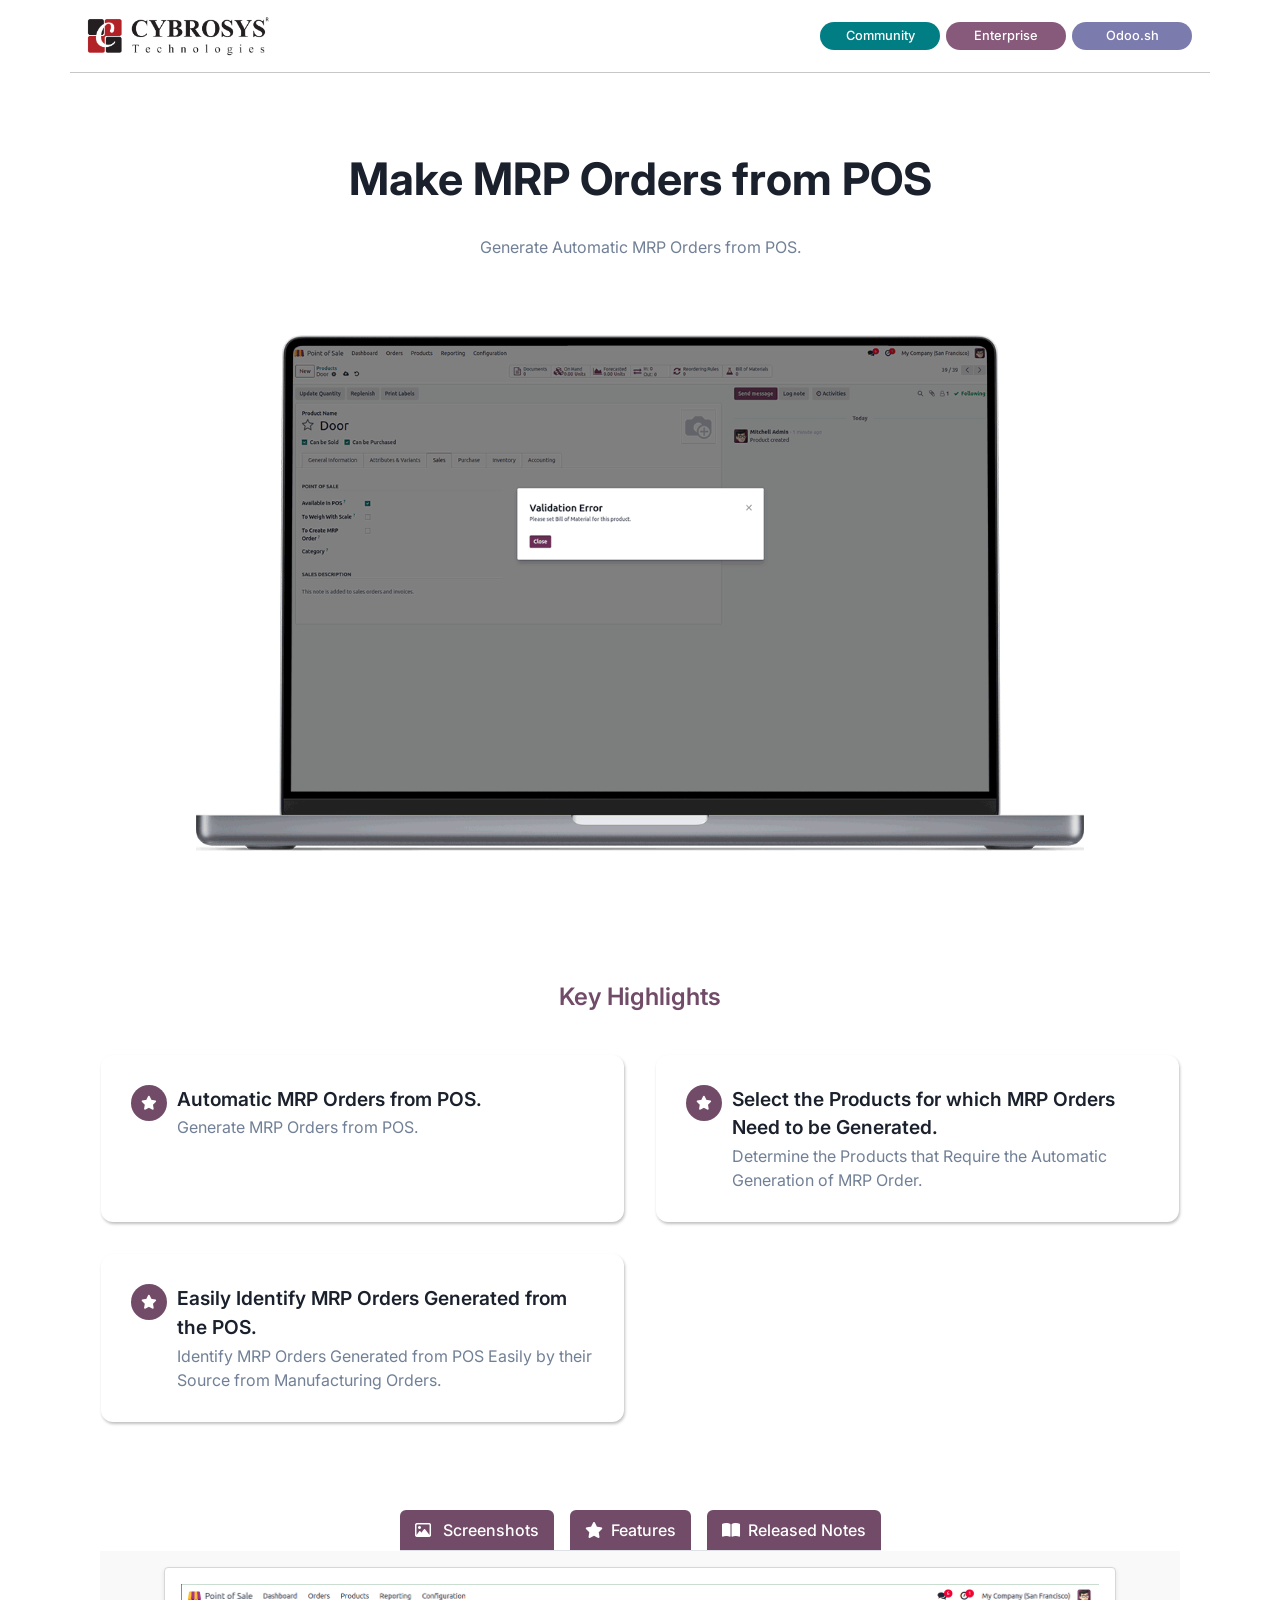
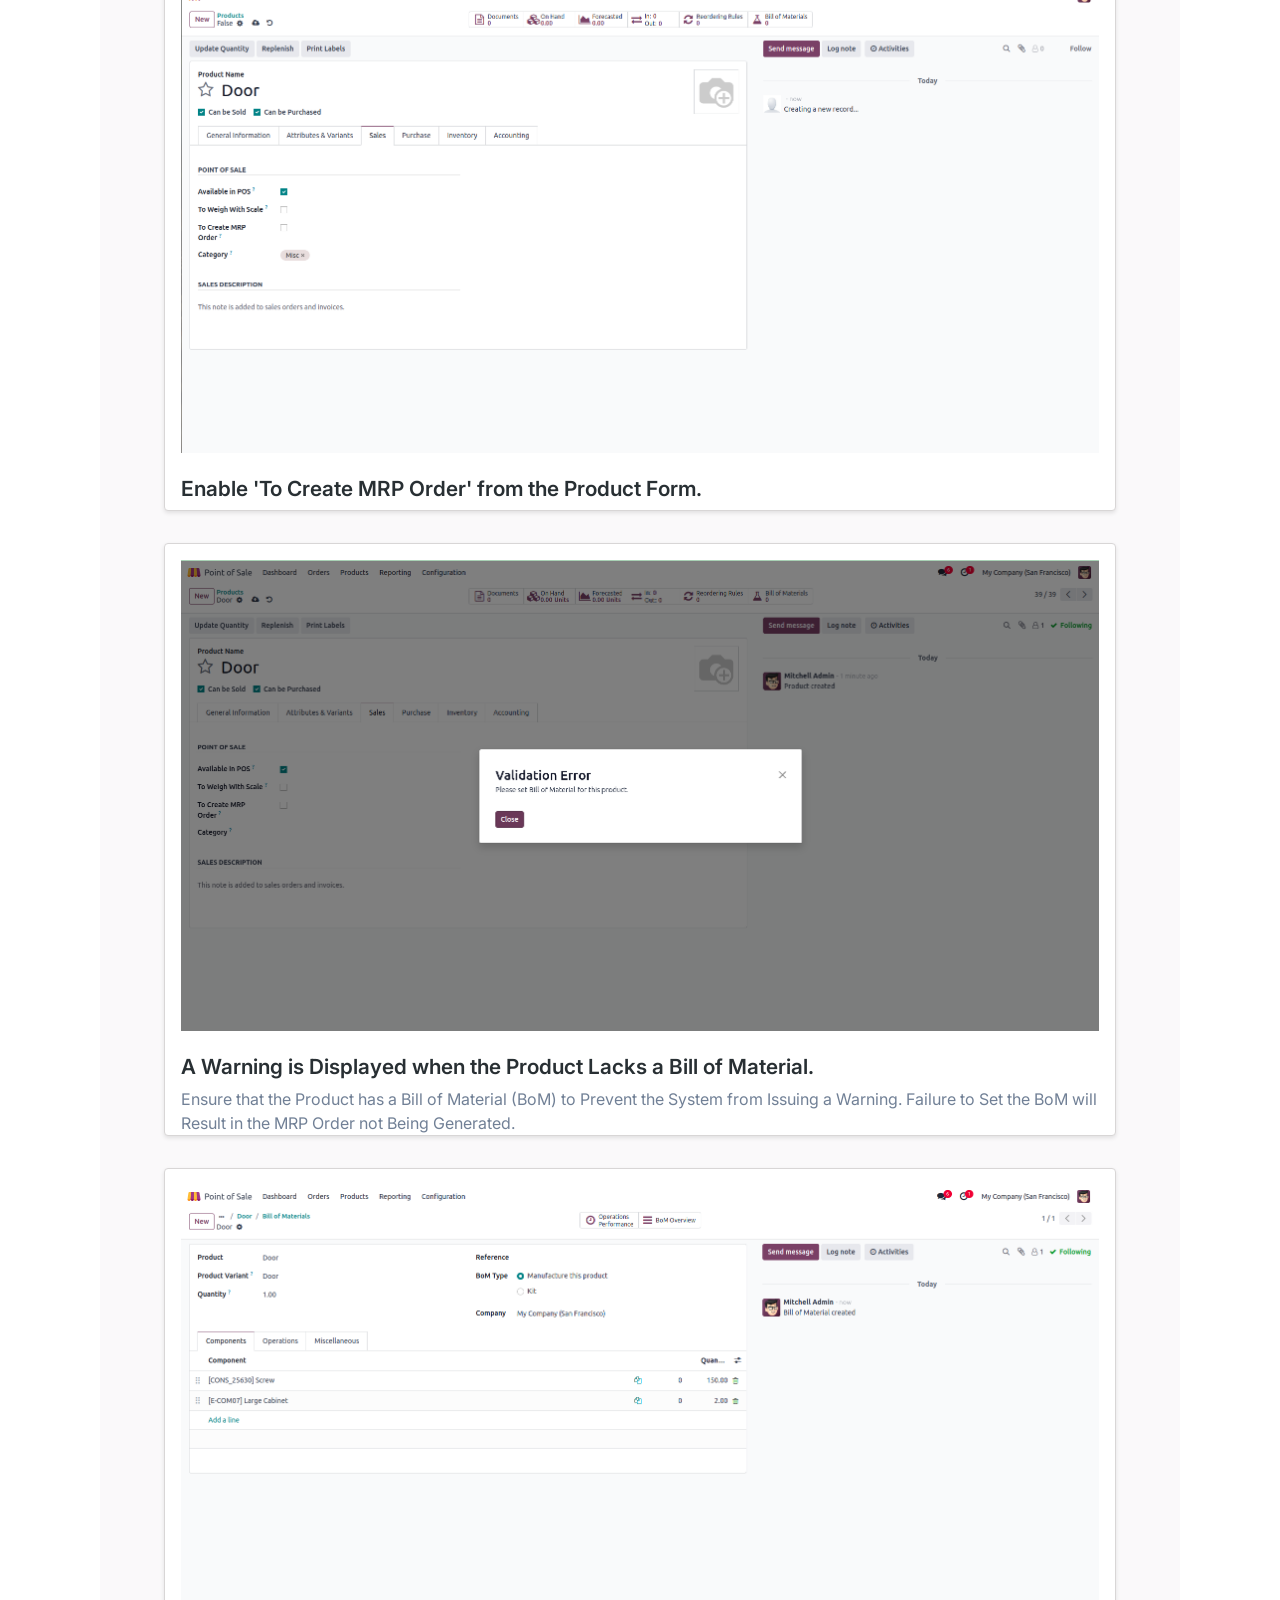
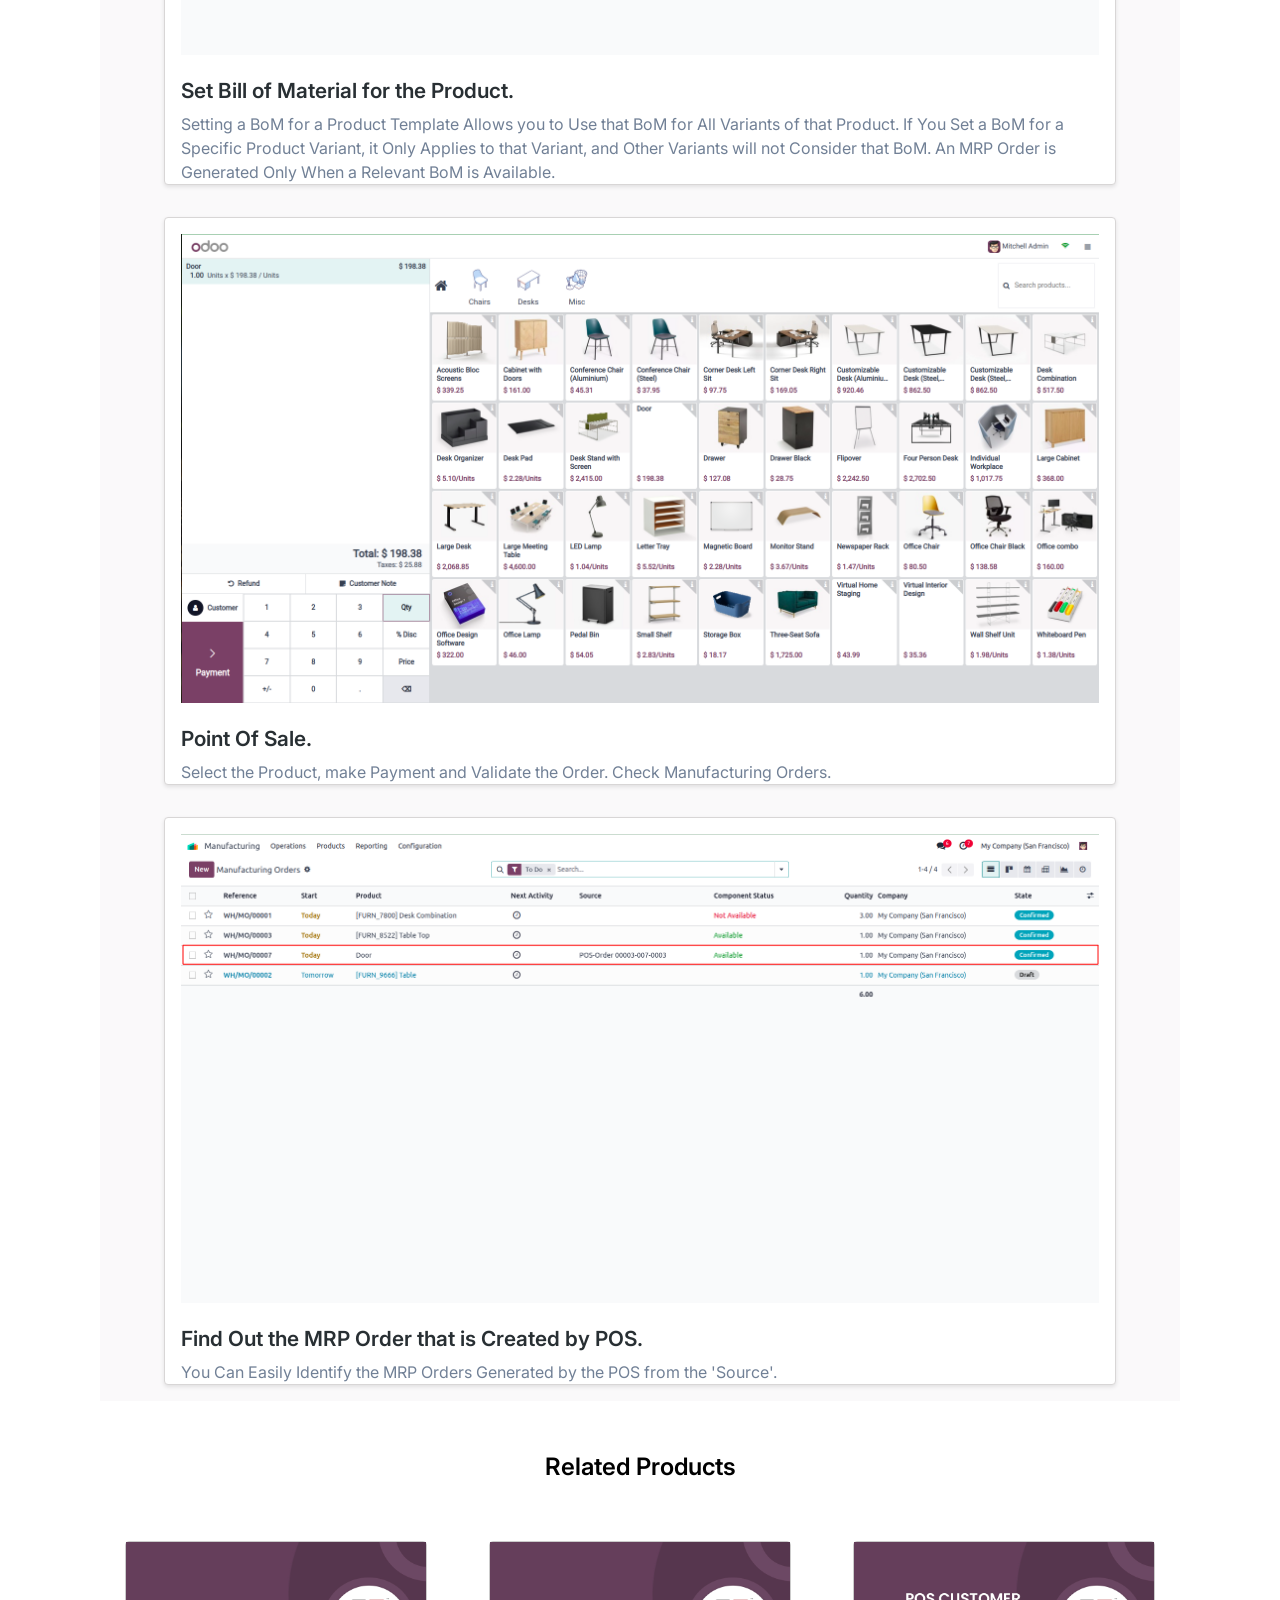
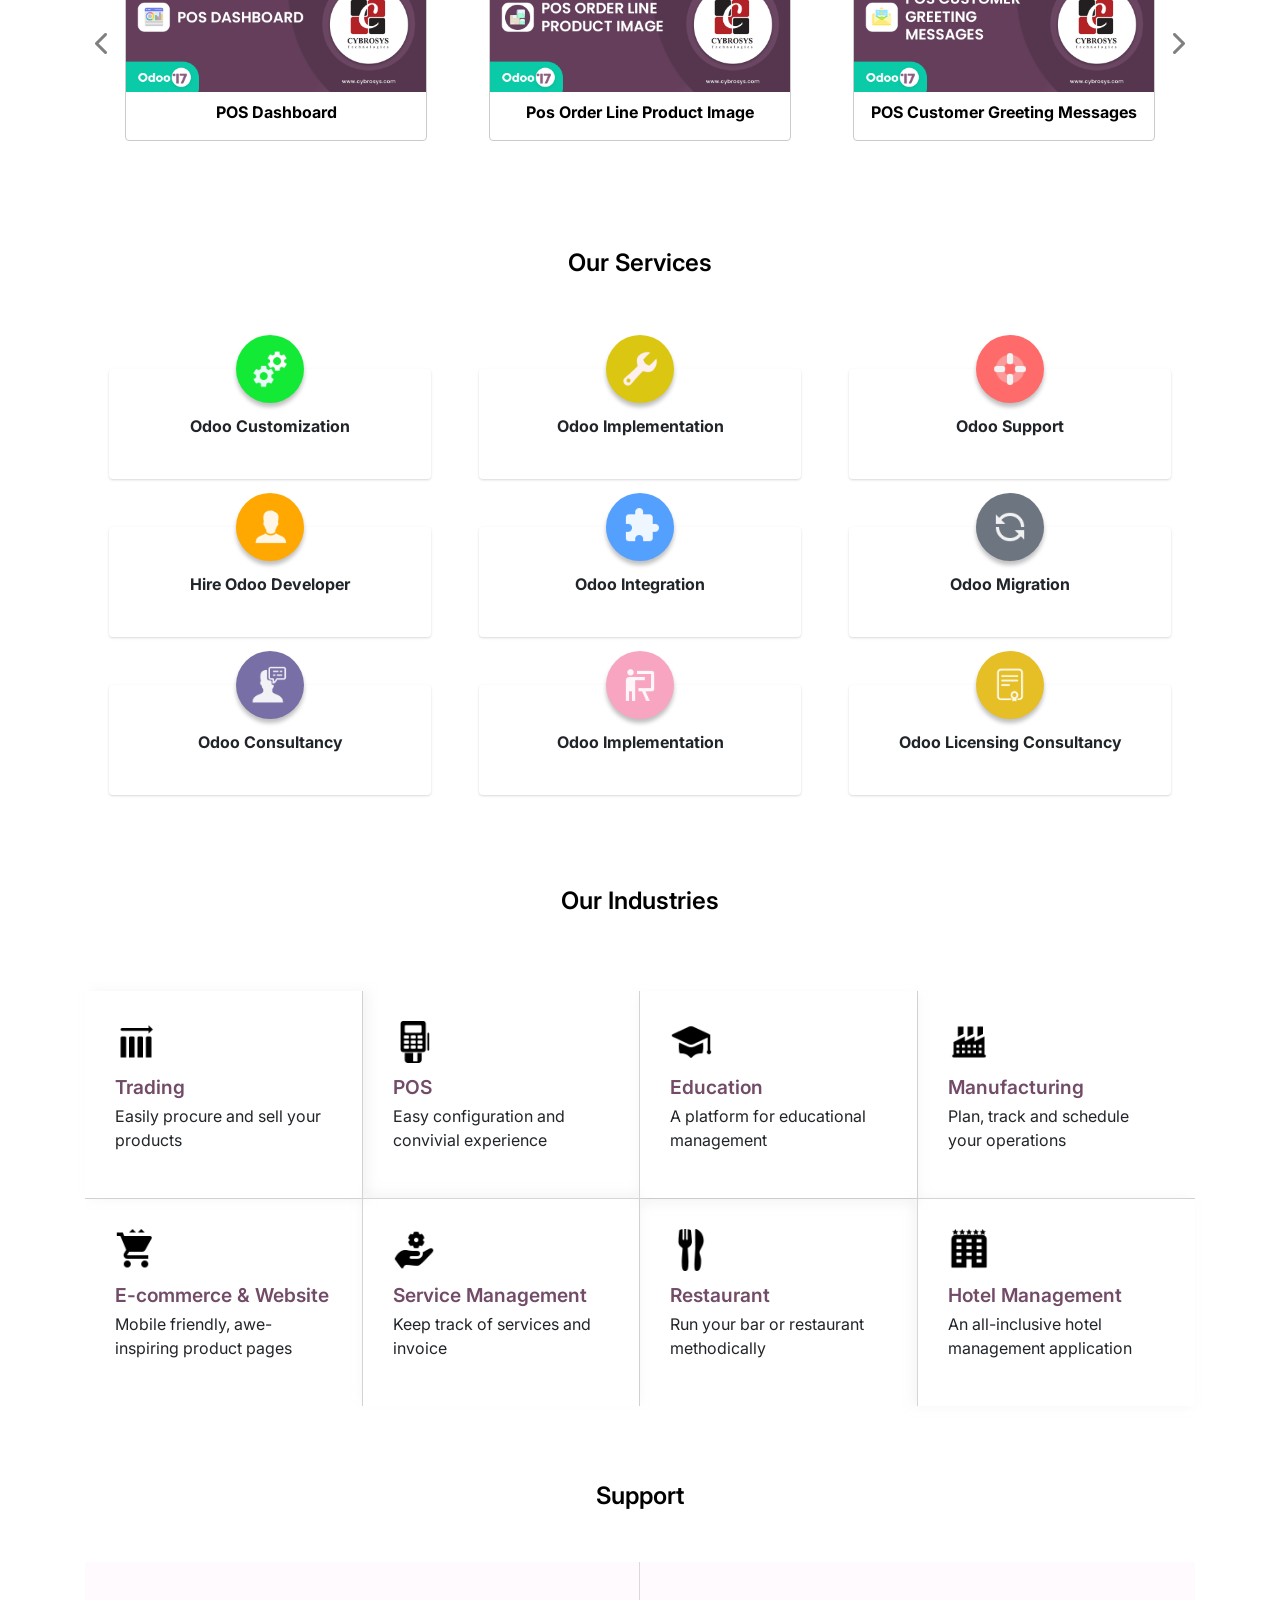
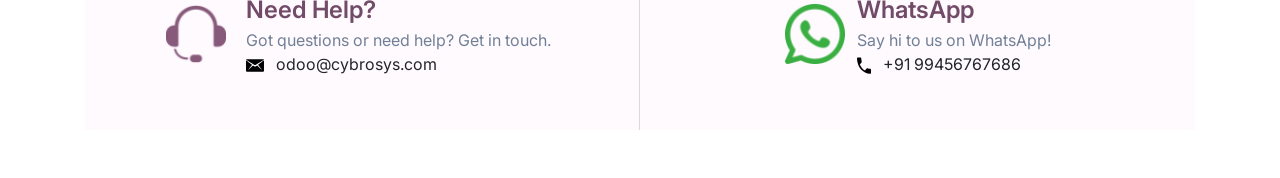
<file: pos_mrp_order/static/description/index.html>
<!DOCTYPE html>
<html lang="en">
<head>
    <meta charset="UTF-8">
    <meta name="viewport" content="width=device-width, initial-scale=1.0">
    <title>Odoo App 3 Index</title>
    <!-- Bootstrap CSS -->
    <link rel="stylesheet" href="https://cdn.jsdelivr.net/npm/bootstrap@4.0.0/dist/css/bootstrap.min.css"
        integrity="sha384-Gn5384xqQ1aoWXA+058RXPxPg6fy4IWvTNh0E263XmFcJlSAwiGgFAW/dAiS6JXm" crossorigin="anonymous">
    <link rel="stylesheet" href="https://cdnjs.cloudflare.com/ajax/libs/font-awesome/6.2.1/css/all.min.css">
    <link rel="preconnect" href="https://fonts.googleapis.com">
    <link rel="preconnect" href="https://fonts.gstatic.com" crossorigin>
    <link href="https://fonts.googleapis.com/css2?family=Inter:wght@400;500;600;700;800&display=swap" rel="stylesheet">
</head>
<body>
    <section>
        <div class="container" style="font-family: 'Inter', sans-serif !important;background-color: #fff !important;">
            <div class="row">
                <div class="col-sm-12 col-md-12 col-lg-12 d-flex justify-content-between flex-wrap align-items-sm-center"
                    style="border-bottom:1px solid rgba(0, 0, 0, 0.22)">
                    <div class="my-3">
                        <img src="assets/misc/Cybrosys R.png" style="width:auto !important; height:40px !important">
                    </div>
                    <div class="my-3 d-flex align-items-center">
                        <div class="text-center"
                            style="background-color:#017E84 !important;font-size: 0.8rem !important; color:#fff !important; font-weight:500 !important; padding:4px !important; margin:0 3px !important; border-radius:50px !important; min-width: 120px !important;">
                            Community
                        </div>
                        <div class="text-center"
                            style="background-color:#875A7B !important; color:#fff !important;font-size: 0.8rem !important; font-weight:500 !important; padding:4px !important; margin:0 3px !important; border-radius:50px !important;min-width: 120px !important;">
                            Enterprise
                        </div>
                        <div class="text-center"
                            style="background-color:#7C7BAD !important; color:#fff !important;font-size: 0.8rem !important; font-weight:500 !important; padding:4px !important; margin:0 3px !important; border-radius:50px !important; min-width: 120px !important;">
                            Odoo.sh
                        </div>
                    </div>
                </div>
            </div>
            <div class="row">
                <div class="col-sm-12 col-md-12 col-lg-12 text-center d-flex align-items-center flex-column"
                    style="margin: 80px 0px !important;">
                    <h1 style="font-size: 2.8rem;font-weight: 700; color: 
                    #1A202C;">
                        Make MRP Orders from POS</h1>
                    <p class="my-3 mb-4"
                        style="max-width: 80%; font-weight: 400 !important; line-height: 32px; color: #718096;">
                        Generate Automatic MRP Orders from POS.
                    </p>
                    <div style="width: 80%; margin-top: 3rem;">
                        <img src="assets/screenshots/hero.gif" class="img-responsive" width="100%" height="auto">
                    </div>
                </div>
            </div>
            <div class="container mt-5 mb-5">
                <div class="col-lg-12 d-flex flex-column justify-content-center align-items-center mt-4">
                    <p class="m-0" style="font-weight: 600; font-size: 24px; color:#714b67 !important">Key Highlights
                    </p>
                </div>
                <div class="row py-4">
                    <div class="col-md-6 col-sm-12 p-3">
                        <div class="d-flex   h-100" style="padding: 30px;border-radius: 12px;
                                    background: #FFF;
                                    box-shadow: 1px 2px 3px 0px rgba(0, 0, 0, 0.25); ">
                            <div style="width: 36px; height: 36px; border-radius: 50%; background: #714B67;
                                    display: flex; justify-content: center; align-items: center;
                                    margin-right: 10px; flex-shrink: 0;">
                                <i class="fa-solid fa-star  " style="color: #fff;font-size:14px;"></i>
                            </div>
                            <div>
                                <p style="color: #1A202C;font-weight: 600; 
                                      font-size: 1.2rem; margin-bottom: 2px;">Automatic MRP Orders from POS.</p>
                                <p class="m-0" style="color:#718096">Generate MRP Orders from POS.
                                </p>
                            </div>
                        </div>
                    </div>
                    <div class="col-md-6 col-sm-12 p-3">
                        <div class="d-flex   h-100" style="padding: 30px;border-radius: 12px;
                                    background: #FFF;
                                    box-shadow: 1px 2px 3px 0px rgba(0, 0, 0, 0.25); ">
                            <div style="width: 36px; height: 36px; border-radius: 50%; background: #714B67;
                                    display: flex; justify-content: center; align-items: center;
                                    margin-right: 10px; flex-shrink: 0;">
                                <i class="fa-solid fa-star  " style="color: #fff;font-size:14px;"></i>
                            </div>
                            <div>
                                <p style="color: #1A202C;font-weight: 600; 
                                      font-size: 1.2rem; margin-bottom: 2px;">Select the Products for which MRP Orders Need to be Generated.</p>
                                <p class="m-0" style="color:#718096">Determine the Products that Require the Automatic Generation of MRP Order.
                                </p>
                            </div>
                        </div>
                    </div>
                    <div class="col-md-6 col-sm-12 p-3">
                        <div class="d-flex   h-100" style="padding: 30px;border-radius: 12px;
                                    background: #FFF;
                                    box-shadow: 1px 2px 3px 0px rgba(0, 0, 0, 0.25); ">
                            <div style="width: 36px; height: 36px; border-radius: 50%; background: #714B67;
                                    display: flex; justify-content: center; align-items: center;
                                    margin-right: 10px; flex-shrink: 0;">
                                <i class="fa-solid fa-star  " style="color: #fff;font-size:14px;"></i>
                            </div>
                            <div>
                                <p style="color: #1A202C;font-weight: 600; 
                                      font-size: 1.2rem; margin-bottom: 2px;">Easily Identify MRP Orders Generated from the POS.</p>
                                <p class="m-0" style="color:#718096">Identify MRP Orders Generated from POS Easily by their Source from Manufacturing Orders.
                                </p>
                            </div>
                        </div>
                    </div>
                </div>
            </div>
            <div class="container rounded" >
                <ul class="nav nav-tabs d-flex" style="width: fit-content;margin: 0 auto;gap: 1rem;">
                    <li class="col text-center py-2 text-nowrap "
                        style="color: #fff; background-color: #714B67;border-radius: 6px 6px 0px 0px;"><a
                            class="active show" data-toggle="tab" href="#tab1"
                            style="color: #fff;font-weight: 500; background-color: #714B67; text-decoration: none;">
                            <i class="fa-regular fa-image  pr-2" style="color: #fff;"></i>
                            Screenshots</a></li>
                    <li class="col text-center py-2 text-nowrap "
                        style="color: #fff; background-color: #714B67;border-radius: 6px 6px 0px 0px;"><a
                            data-toggle="tab" href="#tab2"
                            style="color: #fff;font-weight: 500;  text-decoration: none;"><i
                                class="fa-solid fa-star  pr-2" style="color: #fff;"></i>Features</a></li>
                    <li class="col text-center py-2 text-nowrap "
                        style="color: #fff; background-color: #714B67;border-radius: 6px 6px 0px 0px;"><a
                            data-toggle="tab" href="#tab3"
                            style="color: #fff;font-weight: 500; text-decoration: none; background-color: #714B67;"><i
                                class="fa-solid fa-book-open  pr-2" style="color: #fff;"></i>Released Notes</a></li>
                </ul>
                <div class="tab-content" style="background-color: rgba(121, 113, 119, 0.04);">
                    <div id="tab1" class="tab-pane fade in active show">
                        <div class="col-lg-12 py-2" style="padding: 1rem 4rem !important;">
                            <div
                                style="border: 1px solid #d8d6d6; border-radius: 4px; background: #fff; box-shadow: 0 2px 4px rgba(0, 0, 0, 0.1);">
                                <div class="row justify-content-center p-3 w-100 m-0">
                                    <img src="assets/screenshots/1.png" class="img-responsive" width="100%" height="auto">
                                </div>
                                <div class="px-3">
                                    <h4 class="mt-2"
                                        style=" font-weight:600 !important; color:#282F33 !important; font-size:1.3rem !important">
                                       Enable 'To Create MRP Order' from the Product Form.</h4>
                                </div>
                            </div>
                        </div>
                        <div class="col-lg-12 py-2" style="padding: 1rem 4rem !important;">
                            <div
                                style="border: 1px solid #d8d6d6; border-radius: 4px;  background: #fff; box-shadow: 0 2px 4px rgba(0, 0, 0, 0.1);">
                                <div class="row justify-content-center p-3 w-100 m-0">
                                    <img src="assets/screenshots/2.png" class="img-responsive" width="100%" height="auto">
                                </div>
                                <div class="px-3">
                                    <h4 class="mt-2"
                                        style=" font-weight:600 !important; color:#282F33 !important; font-size:1.3rem !important">
                                        A Warning is Displayed when the Product Lacks a Bill of Material.</h4>
                                    <p class="m-0" style="color:#718096">Ensure that the Product has a Bill of Material (BoM) to Prevent the System from Issuing a Warning.
                                        Failure to Set the BoM will Result in the MRP Order not Being Generated.</p>
                                </div>
                            </div>
                        </div>
                        <div class="col-lg-12 py-2" style="padding: 1rem 4rem !important;">
                            <div
                                style="border: 1px solid #d8d6d6; border-radius: 4px;  background: #fff; box-shadow: 0 2px 4px rgba(0, 0, 0, 0.1);">
                                <div class="row justify-content-center p-3 w-100 m-0">
                                    <img src="assets/screenshots/3.png" class="img-responsive" width="100%" height="auto">
                                </div>
                                <div class="px-3">
                                    <h4 class="mt-2"
                                        style=" font-weight:600 !important; color:#282F33 !important; font-size:1.3rem !important">
                                        Set Bill of Material for the Product.</h4>
                                    <p class="m-0" style="color:#718096">Setting a BoM for a Product Template Allows you to Use that BoM for All Variants of that Product.
                                        If You Set a BoM for a Specific Product Variant, it Only Applies to that Variant,
                                        and Other Variants will not Consider that BoM. An MRP Order is Generated Only When a Relevant BoM is Available.</p>
                                </div>
                            </div>
                        </div>
                        <div class="col-lg-12 py-2" style="padding: 1rem 4rem !important;">
                            <div
                                style="border: 1px solid #d8d6d6; border-radius: 4px;  background: #fff; box-shadow: 0 2px 4px rgba(0, 0, 0, 0.1);">
                                <div class="row justify-content-center p-3 w-100 m-0">
                                    <img src="assets/screenshots/4.png" class="img-responsive" width="100%" height="auto">
                                </div>
                                <div class="px-3">
                                    <h4 class="mt-2"
                                        style=" font-weight:600 !important; color:#282F33 !important; font-size:1.3rem !important">
                                        Point Of Sale.</h4>
                                    <p class="m-0" style="color:#718096">
                                        Select the Product, make Payment and Validate the Order. Check Manufacturing Orders.
                                    </p>
                                </div>
                            </div>
                        </div>
                        <div class="col-lg-12 py-2" style="padding: 1rem 4rem !important;">
                            <div
                                style="border: 1px solid #d8d6d6; border-radius: 4px;  background: #fff; box-shadow: 0 2px 4px rgba(0, 0, 0, 0.1);">
                                <div class="row justify-content-center p-3 w-100 m-0">
                                    <img src="assets/screenshots/5.png" class="img-responsive" width="100%" height="auto">
                                </div>
                                <div class="px-3">
                                    <h4 class="mt-2"
                                        style=" font-weight:600 !important; color:#282F33 !important; font-size:1.3rem !important">
                                        Find Out the MRP Order that is Created by POS.</h4>
                                    <p class="m-0" style="color:#718096">
                                        You Can Easily Identify the MRP Orders Generated by the POS from the 'Source'.
                                    </p>
                                </div>
                            </div>
                        </div>
                    </div>
                    <div id="tab2" class="tab-pane fade">
                        <div class="col-mg-12" style="padding: 1rem 4rem;">
                            <ul style="list-style: none; padding: 1rem 0;font-weight: 500;">
                                <li class="py-3"
                                    style="font-weight: 500;background-color: #fff; border-radius: 4px; padding: 1rem; margin-bottom: 1rem; box-shadow: 0 2px 4px rgba(0, 0, 0, 0.1);">
                                    <span style="margin-right: 12px;"><img src="assets/misc/star (1) 2.svg" alt=""
                                            width="16px"></span>Generate MRP Orders from POS Orders.
                                </li>
                                <li class="py-3"
                                    style="font-weight: 500;background-color: #fff; border-radius: 4px; padding: 1rem; margin-bottom: 1rem; box-shadow: 0 2px 4px rgba(0, 0, 0, 0.1);">
                                    <span style="margin-right: 12px;"><img src="assets/misc/star (1) 2.svg" alt=""
                                            width="16px"></span>Select the Products for which MRP Orders Need to be Generated.
                                </li>
                                <li class="py-3"
                                    style="font-weight: 500;background-color: #fff; border-radius: 4px; padding: 1rem; margin-bottom: 1rem; box-shadow: 0 2px 4px rgba(0, 0, 0, 0.1);">
                                    <span style="margin-right: 12px;"><img src="assets/misc/star (1) 2.svg" alt=""
                                            width="16px"></span>Easily Identify MRP Orders Generated from the POS by the 'Source'.
                                </li>
                            </ul>
                        </div>
                    </div>
                    <div id="tab3" class="tab-pane fade">
                        <div class="col-mg-12 active" style="padding: 1rem 4rem;">
                            <div class="py-3"
                                style="font-weight: 500;background-color: #fff; border-radius: 4px; padding: 1rem; box-shadow: 0 2px 4px rgba(0, 0, 0, 0.1);">
                                <div class="d-flex mb-3" style="font-size: 0.8rem; font-weight: 500;"><span>Version
                                        18.0.1.0.0</span><span class="px-2">|</span><span
                                        style="color: #714B67;font-weight: 600;">Released on:30th December 2023</span>
                                </div>
                                <p class="m-0"
                                    style=" color:#718096!important; font-size:1rem !important;line-height: 28px;">
                                    Initial Commit for Make MRP Orders from POS.</p>
                            </div>
                        </div>
                    </div>
                </div>
            </div>
            <div class="container mt-5">
                <div class="col-lg-12 d-flex flex-column justify-content-center align-items-center mt-5">
                    <p class="m-0" style="font-weight: 600; font-size: 24px; color:#000 !important">Related Products</p>
                </div>
            </div>
            <div id="myCarousel" class="carousel slide py-3" data-ride="carousel">
                <div class="carousel-inner">
                    <div class="carousel-item active">
                        <div class="row p-4">
                            <div class="col">
                                <div class="p-3">
                                    <a href="https://apps.odoo.com/apps/modules/17.0/dashboard_pos/" style="color: #000; text-decoration: none;">
                                        <div style="border:1px solid #CBCBCB !important;border-radius: 4px;">
                                            <div style="width: 300px; ">
                                                <img src="assets/modules/dashboard_pos.jpg" alt="" width="100%" height="auto">
                                            </div>
                                            <p class="text-center pt-2 text-black font-weight-bold">POS Dashboard</p>
                                        </div>
                                    </a>
                                </div>
                            </div>
                            <div class="col">
                                <div class="p-3">
                                    <a href="https://apps.odoo.com/apps/modules/17.0/pos_order_line_image/" style="color: #000; text-decoration: none;">
                                        <div style="border:1px solid #CBCBCB !important;border-radius: 4px;">
                                            <div style="width: 300px; ">
                                                <img src="assets/modules/pos_order_line_image.jpg" alt="" width="100%" height="auto">

                                            </div>
                                            <p class="text-center pt-2 text-black font-weight-bold">Pos Order Line Product Image</p>
                                        </div>
                                    </a>
                                </div>
                            </div>
                            <div class="col">
                                <div class="p-3">
                                    <a href="https://apps.odoo.com/apps/modules/17.0/pos_greetings/" style="color: #000; text-decoration: none;">
                                        <div style="border:1px solid #CBCBCB !important;border-radius: 4px;">
                                            <div style="width: 300px; ">
                                                <img src="assets/modules/pos_greetings.jpg" alt="" width="100%" height="auto">

                                            </div>
                                            <p class="text-center pt-2 text-black font-weight-bold">POS Customer Greeting Messages</p>
                                        </div>
                                    </a>
                                </div>
                            </div>
                        </div>
                    </div>
                    <div class="carousel-item">
                        <div class="row p-4">
                            <div class="col">
                                <div class="p-3">
                                    <a href="https://apps.odoo.com/apps/modules/17.0/invoice_format_editor/" style="color: #000; text-decoration: none;">
                                        <div style="border:1px solid #CBCBCB !important;border-radius: 4px;">
                                            <div style="width: 300px; ">
                                                <img src="assets/modules/invoice_format_editor.jpg" alt="" width="100%" height="auto">

                                            </div>
                                            <p class="text-center pt-2 text-black font-weight-bold">Invoice Format Editor</p>
                                        </div>
                                    </a>
                                </div>
                            </div>
                            <div class="col">
                                <div class="p-3">
                                    <a href="https://apps.odoo.com/apps/modules/17.0/dynamic_accounts_report/" style="color: #000; text-decoration: none;">
                                        <div style="border:1px solid #CBCBCB !important;border-radius: 4px;">
                                            <div style="width: 300px;">
                                                <img src="assets/modules/dynamic_accounts_report.jpg" alt="" width="100%" height="auto">

                                            </div>
                                            <p class="text-center pt-2 text-black font-weight-bold">Dynamic Accounts Reports</p>
                                        </div>
                                    </a>
                                </div>
                            </div>
                            <div class="col">
                                <div class="p-3">
                                    <a href="https://apps.odoo.com/apps/modules/17.0/hr_payroll_community/" style="color: #000; text-decoration: none;">
                                        <div style="border:1px solid #CBCBCB !important;border-radius: 4px;">
                                            <div style="width: 300px;">
                                                <img src="assets/modules/hr_payroll_community.jpg" alt="" width="100%" height="auto">
                                            </div>
                                            <p class="text-center pt-2 text-black font-weight-bold">HR Payroll</p>
                                        </div>
                                    </a>
                                </div>
                            </div>
                        </div>
                    </div>
                </div>
                <a class="carousel-control-prev" href="#myCarousel" data-slide="prev" style="width: 35px; color: #000;">
                    <span class="carousel-control-prev-icon">
                        <i class="fa fa-chevron-left" style="font-size: 24px;"></i>
                    </span>
                </a>
                <a class="carousel-control-next" href="#myCarousel" data-slide="next" style="width: 35px; color: #000;">
                    <span class="carousel-control-next-icon">
                        <i class="fa fa-chevron-right" style="font-size: 24px;"></i>
                    </span>
                </a>
            </div>
            <div class="container mt-5">
                <div class="col-lg-12 d-flex flex-column justify-content-center align-items-center mt-4">
                    <p class="m-0" style="font-weight: 600; font-size: 24px; color:#000 !important">Our Services</p>
                </div>
            </div>
            <div class="container my-5">
                <div class="row py-3">
                    <div class="col-md-4 col-sm-6 px-4 py-4">
                        <div
                            style="background-color: #fff; padding: 25px; text-align: center;  box-shadow: rgba(0, 0, 0, 0.1) 0px 1px 3px 0px, rgba(0, 0, 0, 0.06) 0px 1px 2px 0px; position: relative;border-radius: 4px;">
                            <div style="position: absolute; top: 0%; left: 50%; transform: translate(-50%, -50%);">
                                <div style="background-color:#13EA36 ; border-radius: 50%; padding: 15px;    width: 68px;
                                    height: 68px; display: inline-block; box-shadow:0px 4px 4px rgba(0, 0, 0, 0.25);">
                                    <img src="assets/icons/cogs.png" alt="service-icon" width="38px" height="auto">
                                </div>
                            </div>
                            <p style="margin-top: 20px; font-weight: bold;">Odoo Customization</p>
                        </div>
                    </div>
                    <div class="col-md-4 col-sm-6 px-4 py-4">
                        <div
                            style="background-color: #fff; padding: 25px; text-align: center; box-shadow: rgba(0, 0, 0, 0.1) 0px 1px 3px 0px, rgba(0, 0, 0, 0.06) 0px 1px 2px 0px; position: relative;border-radius: 4px;">
                            <div style="position: absolute; top: 0%; left: 50%; transform: translate(-50%, -50%);">
                                <div style="background-color:#DBC711; border-radius: 50%; padding: 15px;    width: 68px;
                                    height: 68px; display: inline-block; box-shadow:0px 4px 4px rgba(0, 0, 0, 0.25);">
                                    <img src="assets/icons/wrench.png" alt="service-icon" width="38px" height="auto">
                                </div>
                            </div>
                            <p style="margin-top: 20px; font-weight: bold;">Odoo Implementation</p>
                        </div>
                    </div>
                    <div class="col-md-4 col-sm-6 px-4 py-4">
                        <div
                            style="background-color: #fff; padding: 25px; text-align: center;  box-shadow: rgba(0, 0, 0, 0.1) 0px 1px 3px 0px, rgba(0, 0, 0, 0.06) 0px 1px 2px 0px; position: relative; border-radius: 4px;">
                            <div style="position: absolute; top: 0%; left: 50%; transform: translate(-50%, -50%);">
                                <div style="background-color:#FF6B6B ; border-radius: 50%; padding: 15px;    width: 68px;
                                    height: 68px; display: inline-block; box-shadow:0px 4px 4px rgba(0, 0, 0, 0.25);">
                                    <img src="assets/icons/lifebuoy.png" alt="service-icon" width="38px" height="auto">
                                </div>
                            </div>
                            <p style="margin-top: 20px; font-weight: bold;">Odoo Support</p>
                        </div>
                    </div>
                    <div class="col-md-4 col-sm-6 px-4 py-4">
                        <div
                            style="background-color: #fff; padding: 25px; text-align: center; box-shadow: rgba(0, 0, 0, 0.1) 0px 1px 3px 0px, rgba(0, 0, 0, 0.06) 0px 1px 2px 0px; position: relative; border-radius: 4px;">
                            <div style="position: absolute; top: 0%; left: 50%; transform: translate(-50%, -50%);">
                                <div style="background-color:#FFA801 ; border-radius: 50%; padding: 15px;    width: 68px;
                                    height: 68px; display: inline-block; box-shadow:0px 4px 4px rgba(0, 0, 0, 0.25);">
                                    <img src="assets/icons/user.png" alt="service-icon" width="38px" height="auto">
                                </div>
                            </div>
                            <p style="margin-top: 20px; font-weight: bold;">Hire Odoo Developer</p>
                        </div>
                    </div>
                    <div class="col-md-4 col-sm-6 px-4 py-4">
                        <div
                            style="background-color: #fff; padding: 25px; text-align: center;  box-shadow: rgba(0, 0, 0, 0.1) 0px 1px 3px 0px, rgba(0, 0, 0, 0.06) 0px 1px 2px 0px; position: relative; border-radius: 4px;">
                            <div style="position: absolute; top: 0%; left: 50%; transform: translate(-50%, -50%);">
                                <div style="background-color:#54A0FF; border-radius: 50%; padding: 15px;    width: 68px;
                                    height: 68px; display: inline-block; box-shadow:0px 4px 4px rgba(0, 0, 0, 0.25);">
                                    <img src="assets/icons/puzzle.png" alt="service-icon" width="38px" height="auto">
                                </div>
                            </div>
                            <p style="margin-top: 20px; font-weight: bold;">Odoo Integration</p>
                        </div>
                    </div>
                    <div class="col-md-4 col-sm-6 px-4 py-4">
                        <div
                            style="background-color: #fff; padding: 25px; text-align: center;  box-shadow: rgba(0, 0, 0, 0.1) 0px 1px 3px 0px, rgba(0, 0, 0, 0.06) 0px 1px 2px 0px; position: relative;border-radius: 4px;">
                            <div style="position: absolute; top: 0%; left: 50%; transform: translate(-50%, -50%);">
                                <div style="background-color:#6D7680 ; border-radius: 50%; padding: 15px;    width: 68px;
                                    height: 68px; display: inline-block; box-shadow:0px 4px 4px rgba(0, 0, 0, 0.25);">
                                    <img src="assets/icons/update.png" alt="service-icon" width="38px" height="auto">
                                </div>
                            </div>
                            <p style="margin-top: 20px; font-weight: bold;">Odoo Migration</p>
                        </div>
                    </div>
                    <div class="col-md-4 col-sm-6 px-4 py-4">
                        <div
                            style="background-color: #fff; padding: 25px; text-align: center;  box-shadow: rgba(0, 0, 0, 0.1) 0px 1px 3px 0px, rgba(0, 0, 0, 0.06) 0px 1px 2px 0px; position: relative;border-radius: 4px;">
                            <div style="position: absolute; top: 0%; left: 50%; transform: translate(-50%, -50%);">
                                <div style="background-color:#786FA6 ; border-radius: 50%; padding: 15px;    width: 68px;
                                    height: 68px; display: inline-block; box-shadow:0px 4px 4px rgba(0, 0, 0, 0.25);">
                                    <img src="assets/icons/consultation.png" alt="service-icon" width="38px" height="auto">
                                </div>
                            </div>
                            <p style="margin-top: 20px; font-weight: bold;">Odoo Consultancy</p>
                        </div>
                    </div>
                    <div class="col-md-4 col-sm-6 px-4 py-4">
                        <div
                            style="background-color: #fff; padding: 25px; text-align: center; box-shadow: rgba(0, 0, 0, 0.1) 0px 1px 3px 0px, rgba(0, 0, 0, 0.06) 0px 1px 2px 0px;position: relative;border-radius: 4px;">
                            <div style="position: absolute; top: 0%; left: 50%; transform: translate(-50%, -50%);">
                                <div style="background-color:#F8A5C2 ; border-radius: 50%; padding: 15px;    width: 68px;
                                    height: 68px; display: inline-block; box-shadow:0px 4px 4px rgba(0, 0, 0, 0.25);">
                                    <img src="assets/icons/training.png" alt="service-icon" width="38px" height="auto">
                                </div>
                            </div>
                            <p style="margin-top: 20px; font-weight: bold;">Odoo Implementation</p>
                        </div>
                    </div>
                    <div class="col-md-4 col-sm-6 px-4 py-4">
                        <div
                            style="background-color: #fff; padding: 25px; text-align: center;  box-shadow: rgba(0, 0, 0, 0.1) 0px 1px 3px 0px, rgba(0, 0, 0, 0.06) 0px 1px 2px 0px; position: relative;border-radius: 4px;">
                            <div style="position: absolute; top: 0%; left: 50%; transform: translate(-50%, -50%);">
                                <div style="background-color:#E6BE26; border-radius: 50%; padding: 15px;    width: 68px;
                                    height: 68px; display: inline-block; box-shadow:0px 4px 4px rgba(0, 0, 0, 0.25);">
                                    <img src="assets/icons/license.png" alt="service-icon" width="38px" height="auto">
                                </div>
                            </div>
                            <p style="margin-top: 20px; font-weight: bold;">Odoo Licensing Consultancy</p>
                        </div>
                    </div>
                </div>
            </div>
            <div class="container mt-5">
                <div class="col-lg-12 d-flex flex-column justify-content-center align-items-center mt-4">
                    <p class="m-0" style="font-weight: 600; font-size: 24px; color:#000 !important">Our Industries</p>

                </div>
            </div>
            <div class="container">
                <div class="row my-5 py-4">
                    <div class="col-md-3 col-sm-6 p-0">
                        <div class="d-flex flex-column h-100 "
                            style="border-right: 1px solid rgb(209, 209, 209); border-bottom: 1px solid  rgb(209, 209, 209); padding: 30px; box-shadow: 6px 0 10px rgba(228, 227, 227, 0.373);">
                            <img src="assets/icons/trading-black.png" width="42px" height="auto" alt="">
                            <p style="color: #714B67;font-weight: 600; margin-top: 10px;
                           font-size: 1.2rem; margin-bottom: 2px;">Trading</p>
                            <p>Easily procure and sell your products</p>
                        </div>
                    </div>
                    <div class="col-md-3 col-sm-6  p-0">
                        <div class="d-flex flex-column h-100"
                            style="border-right: 1px solid rgb(209, 209, 209);border-bottom: 1px solid  rgb(209, 209, 209); padding: 30px;">
                            <img src="assets/icons/pos-black.png" width="42px" height="auto" alt="">
                            <p style="color: #714B67;font-weight: 600; margin-top: 10px;
                            font-size: 1.2rem; margin-bottom: 2px;">POS</p>
                            <p>Easy configuration and convivial experience</p>
                        </div>
                    </div>
                    <div class="col-md-3 col-sm-6  p-0">
                        <div class="d-flex flex-column h-100"
                            style="border-right: 1px solid  rgb(209, 209, 209);border-bottom: 1px solid   rgba(0, 0, 0, 0.2); padding: 30px; box-shadow: 0 5px 10px  rgba(228, 227, 227, 0.373)">
                            <img src="assets/icons/education-black.png" width="42px" height="auto" alt="">
                            <p style="color: #714B67;font-weight: 600; margin-top: 10px;
                            font-size: 1.2rem; margin-bottom: 2px;">Education</p>
                            <p>A platform for educational management</p>
                        </div>
                    </div>
                    <div class="col-md-3 col-sm-6  p-0">
                        <div class="d-flex flex-column h-100"
                            style="border-bottom: 1px solid  rgb(209, 209, 209); padding: 30px; ">
                            <img src="assets/icons/manufacturing-black.png" width="42px" height="auto" alt="">
                            <p style="color: #714B67;font-weight: 600; margin-top: 10px;
                            font-size: 1.2rem; margin-bottom: 2px;">Manufacturing</p>
                            <p>Plan, track and schedule your operations</p>
                        </div>
                    </div>
                    <div class="col-md-3 col-sm-6 p-0">
                        <div class="d-flex flex-column h-100"
                            style="border-right: 1px solid  rgb(209, 209, 209); padding: 30px;">
                            <img src="assets/icons/ecom-black.png" width="42px" height="auto" alt="">
                            <p style="color: #714B67;font-weight: 600; margin-top: 10px;
                            font-size: 1.2rem; margin-bottom: 2px;">E-commerce & Website</p>
                            <p>Mobile friendly, awe-inspiring product pages</p>
                        </div>
                    </div>
                    <div class="col-md-3 col-sm-6   p-0">
                        <div class="d-flex flex-column h-100"
                            style="border-right: 1px solid  rgb(209, 209, 209); padding: 30px;box-shadow: 0 -5px 10px  rgba(228, 227, 227, 0.373);">
                            <img src="assets/icons/service-black.png" width="42px" height="auto" alt="">
                            <p style="color: #714B67;font-weight: 600; margin-top: 10px;
                            font-size: 1.2rem; margin-bottom: 2px;">Service Management</p>
                            <p>Keep track of services and invoice</p>
                        </div>
                    </div>
                    <div class="col-md-3 col-sm-6    p-0">
                        <div class="d-flex flex-column h-100"
                            style="border-right: 1px solid  rgb(209, 209, 209); padding: 30px; ">
                            <img src="assets/icons/restaurant-black.png" width="42px" height="auto" alt="">
                            <p style="color: #714B67;font-weight: 600; margin-top: 10px;
                            font-size: 1.2rem; margin-bottom: 2px;">Restaurant</p>
                            <p>Run your bar or restaurant methodically</p>
                        </div>
                    </div>
                    <div class="col-md-3 col-sm-6   p-0">
                        <div class="d-flex flex-column h-100"
                            style=" padding: 30px;box-shadow: -5px 0 10px  rgba(228, 227, 227, 0.373);">
                            <img src="assets/icons/hotel-black.png" width="42px" height="auto" alt="">
                            <p style="color: #714B67;font-weight: 600; margin-top: 10px;
                            font-size: 1.2rem; margin-bottom: 2px;">Hotel Management</p>
                            <p>An all-inclusive hotel management application</p>
                        </div>
                    </div>
                </div>
            </div>
            <div class="container mt-5">
                <div class="col-lg-12 d-flex flex-column justify-content-center align-items-center mt-5">
                    <p class="m-0" style="font-weight: 600; font-size: 24px; color:#000 !important">Support</p>
                </div>
            </div>
            <div class="container my-5">
                <div class="row" style="background-color: #FFFAFE;">
                    <div class="col-md-6 pb-4  d-flex align-items-center justify-content-center"
                        style="border-right: 1px solid #D9D9D9;">
                        <div style="padding: 30px;">
                            <div class="d-flex align-items-center">
                                <img src="assets/misc/support (1) 1.svg" alt="" width="60px" style="margin-right: 12px;">
                                <div style="padding: 0px 8px;">
                                    <span
                                        style="color: #714B67;font-size: 24px;font-weight: 600;padding-bottom: 1rem;">Need
                                        Help?</span>
                                    <p class="m-0" style="color:#718096;">Got questions or need help? Get in touch.</p>
                                    <div style="font-weight: 400;"><span><img src="assets/misc/support-email.svg" alt=""
                                                width="18px"
                                                style="filter: invert(1);margin-right: 0.8rem;"></span>odoo@cybrosys.com
                                    </div>
                                </div>
                            </div>
                        </div>
                    </div>
                    <div class="col-md-6 pb-4 d-flex align-items-center justify-content-center">
                        <div style="padding: 30px;">
                            <div class="d-flex align-items-center">
                                <img src="assets/misc/whatsapp 1.svg" alt="" width="60px" style="margin-right: 12px;">
                                <div>
                                    <span style="color: #714B67;font-size: 24px;font-weight: 600;">WhatsApp</span>
                                    <p class="m-0" style="color:#718096;">Say hi to us on WhatsApp!</p>
                                    <div style="font-weight: 400; font-size: 16px;"><span><img src="assets/misc/phone.svg"
                                                alt="" width="14px"
                                                style="filter: invert(1); margin-right: 0.8rem;"></span>+91
                                        99456767686</div>
                                </div>
                            </div>
                        </div>
                    </div>
                </div>
            </div>
        </div>
    </section>
    <!-- Optional JavaScript -->
    <!-- jQuery first, then Popper.js, then Bootstrap JS -->
    <script src="https://ajax.googleapis.com/ajax/libs/jquery/3.5.1/jquery.min.js"></script>
    <script src="https://maxcdn.bootstrapcdn.com/bootstrap/4.5.2/js/bootstrap.min.js"></script>
</body>
</html>
</file>
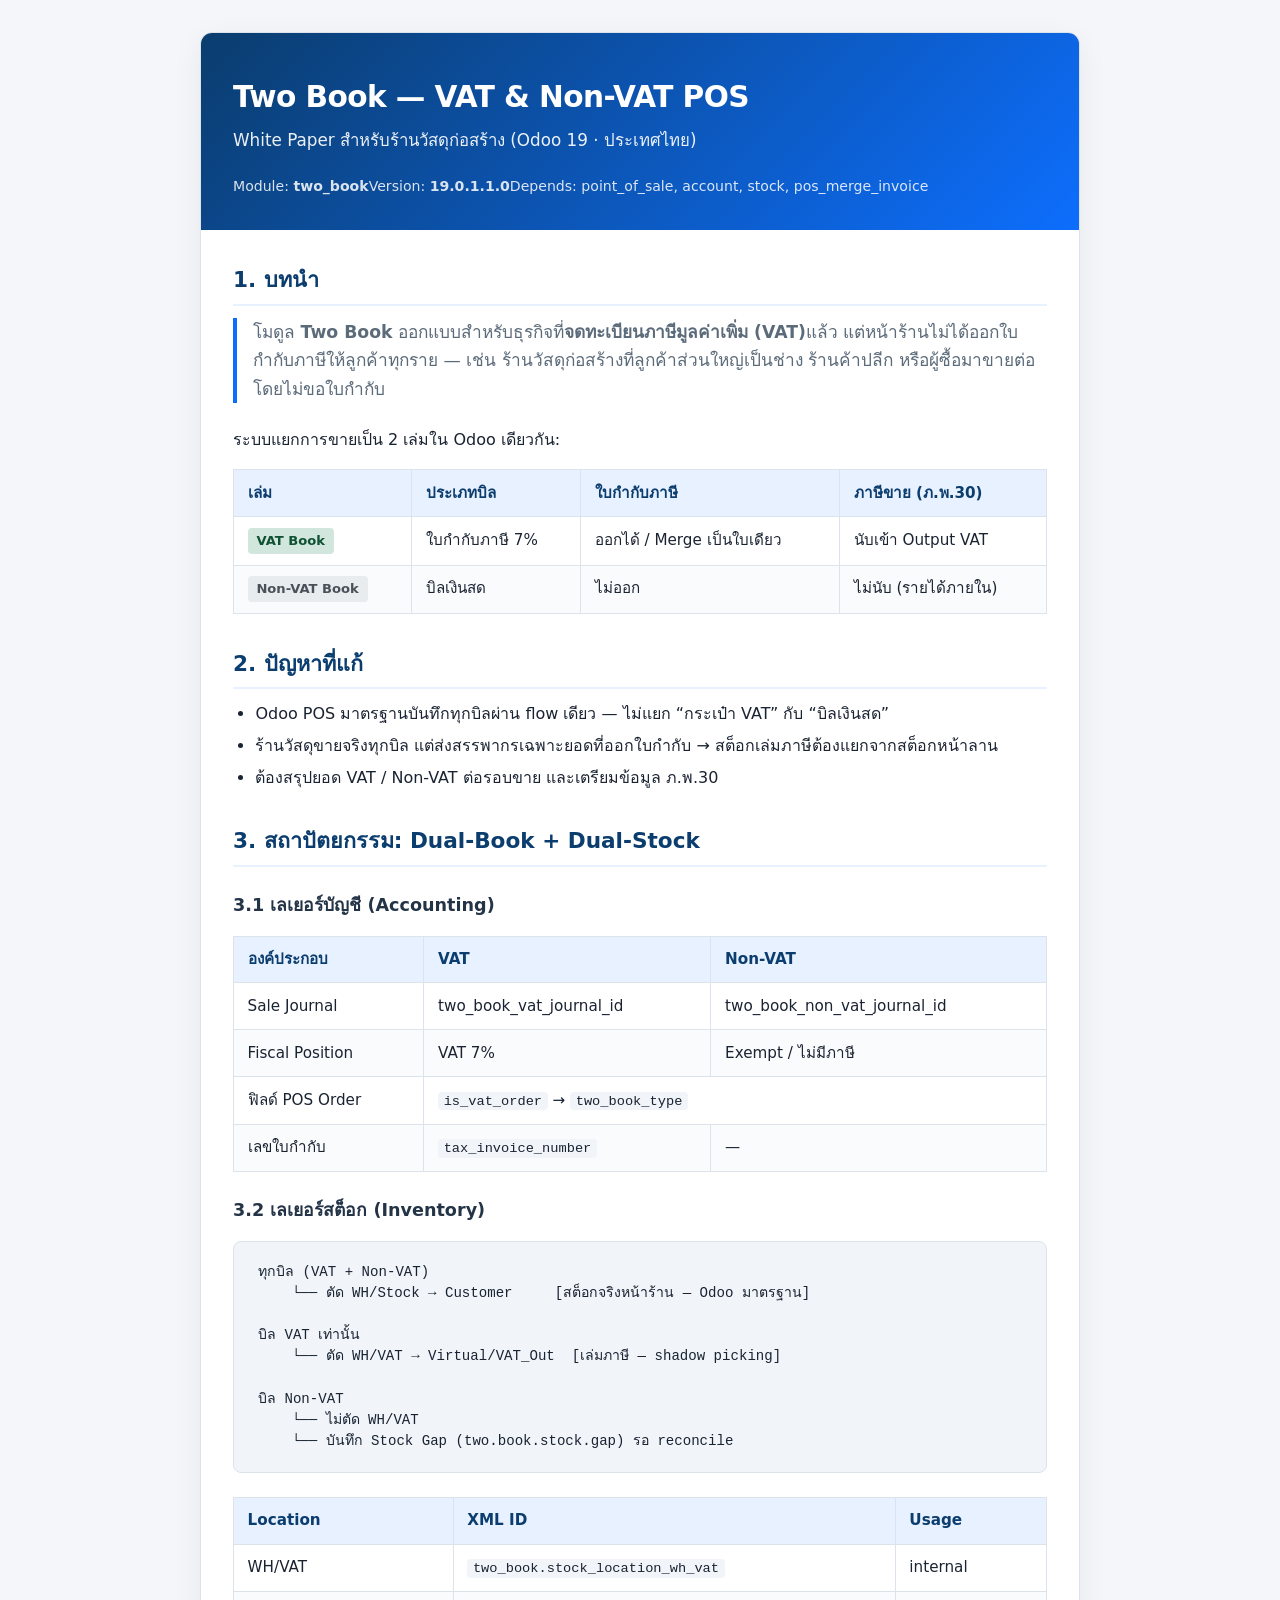
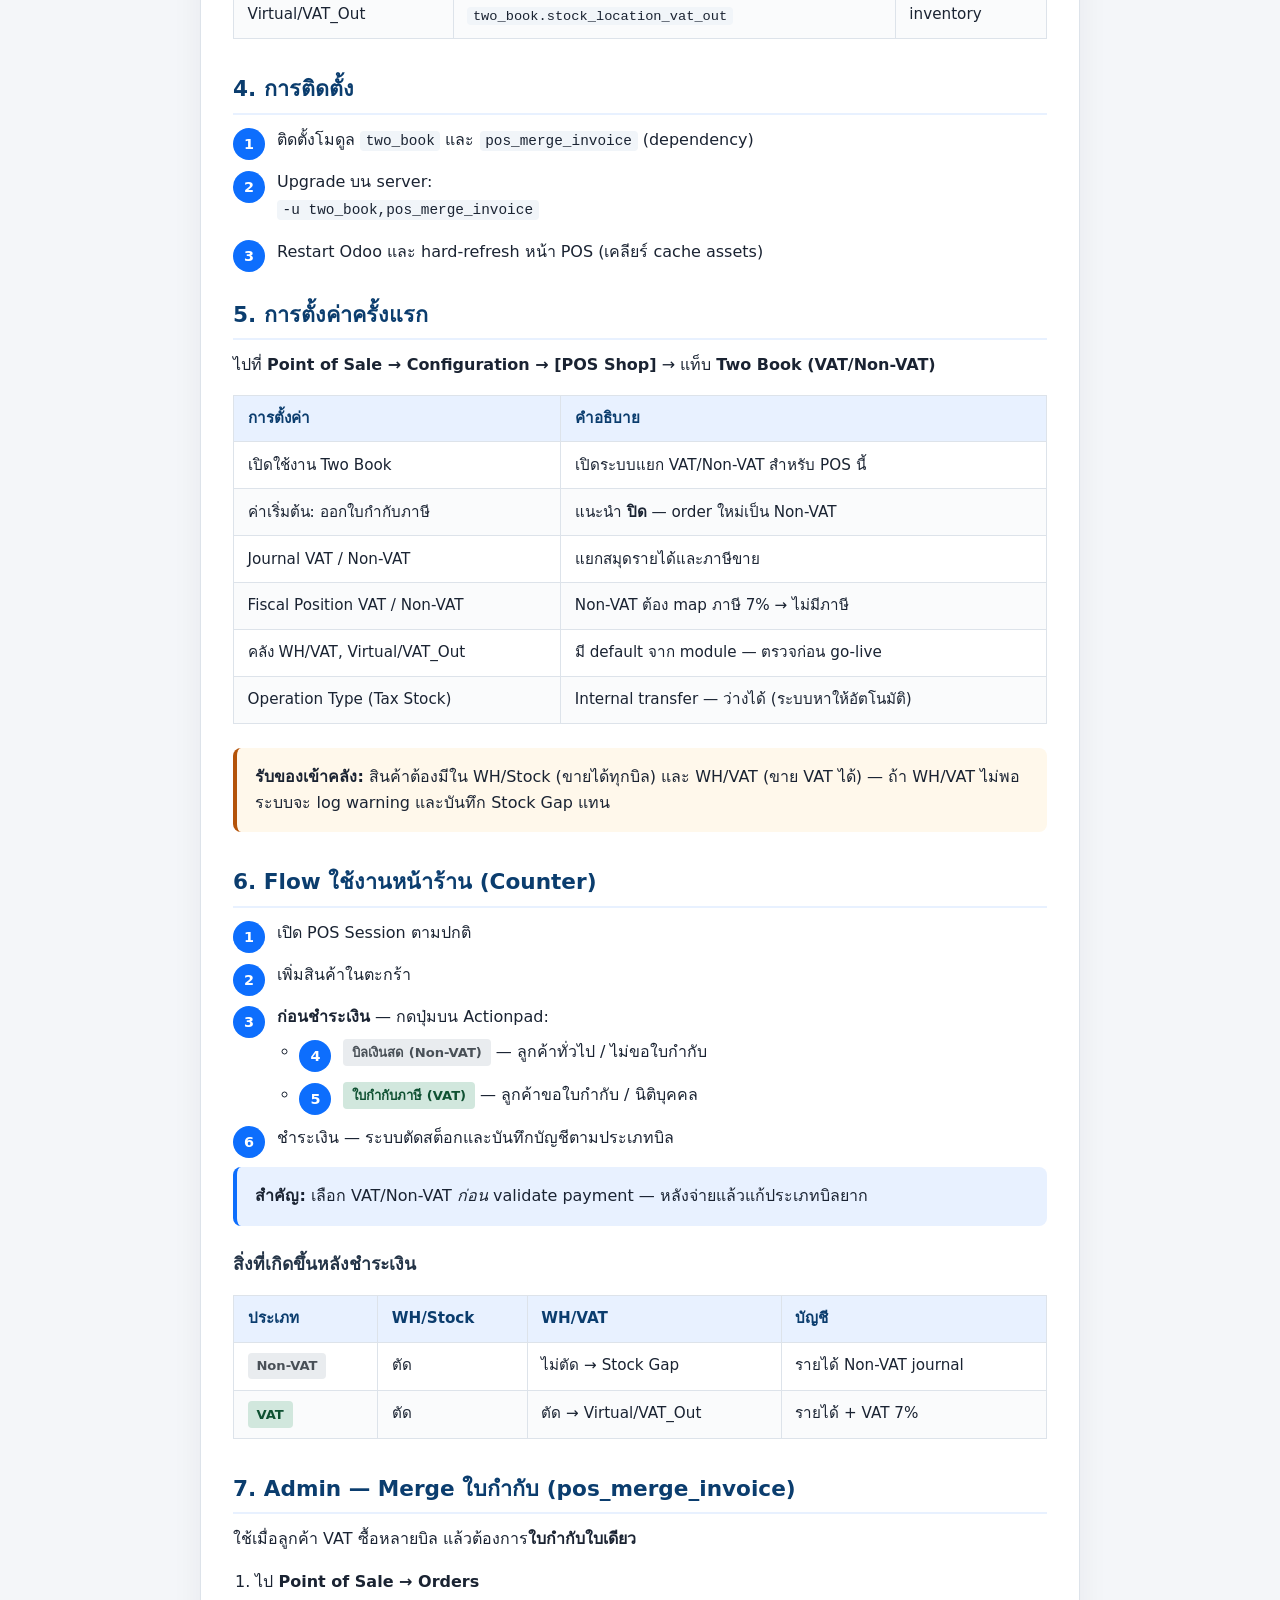
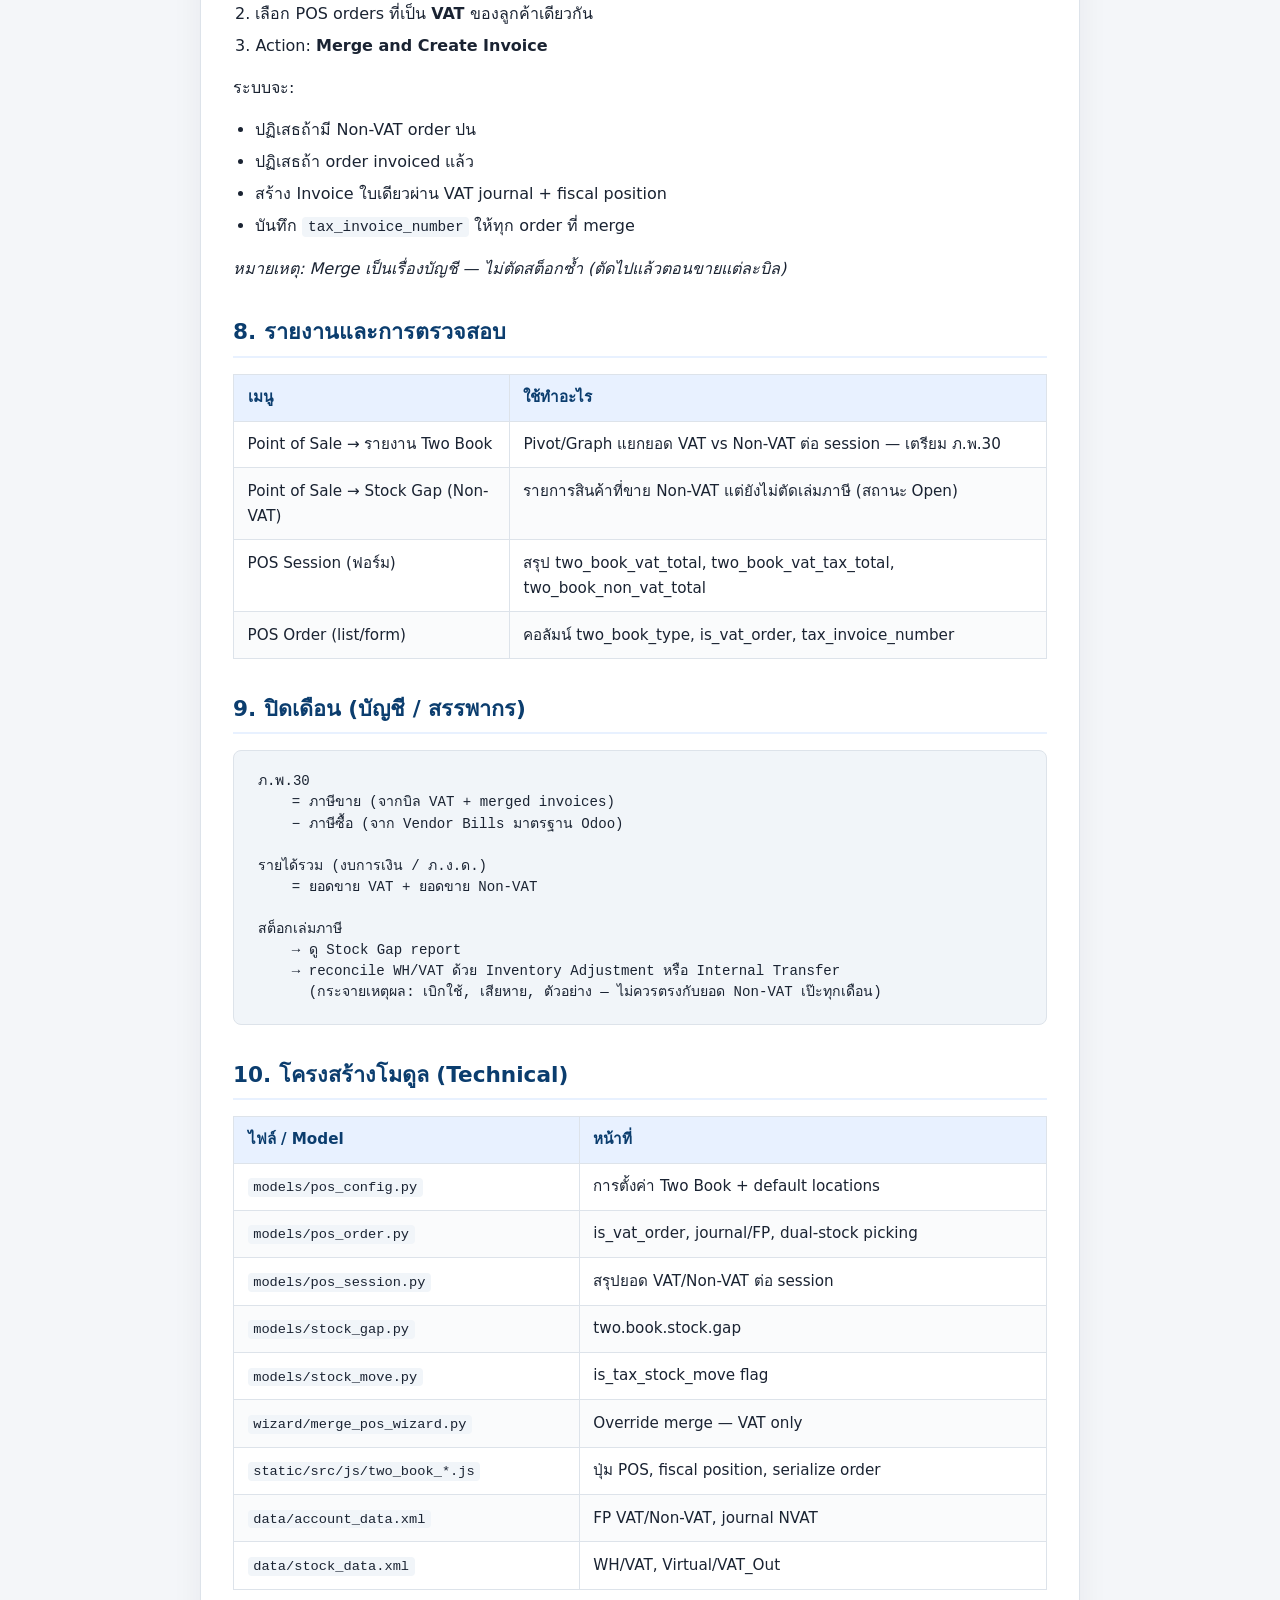
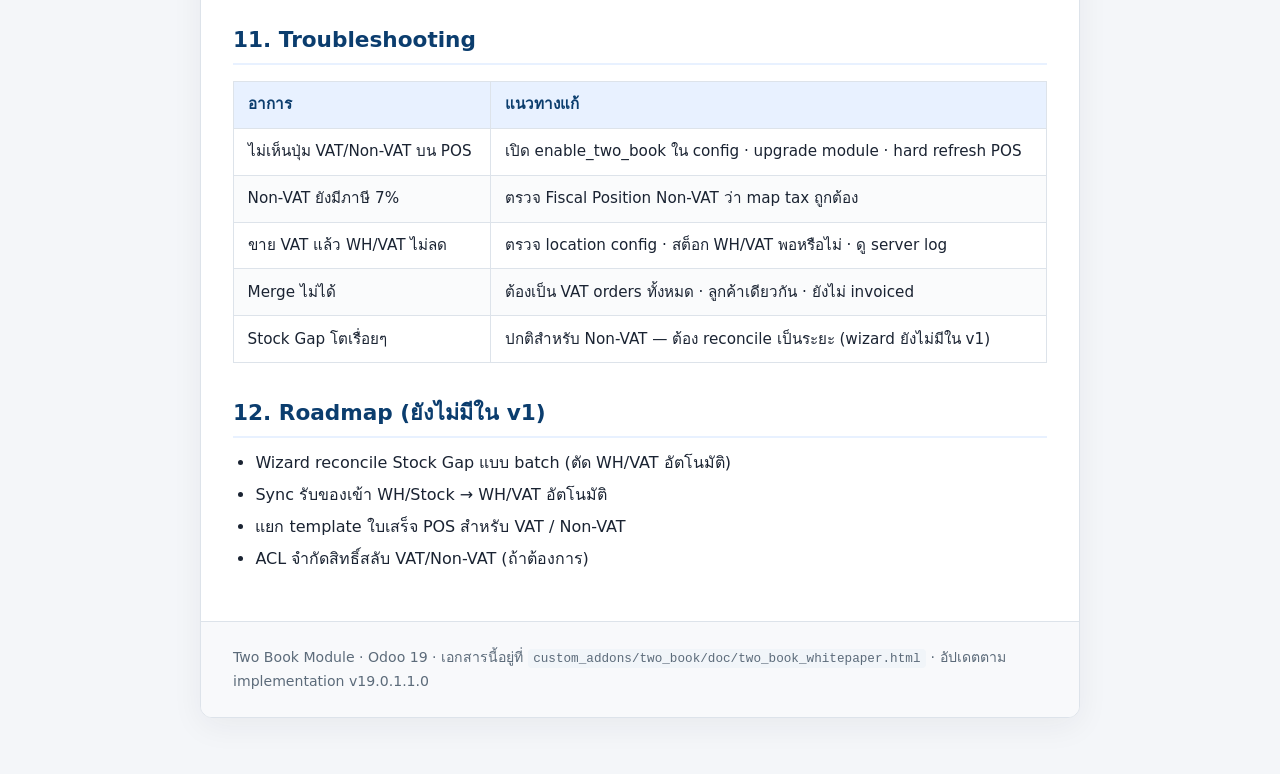
<file: custom_addons/two_book/doc/two_book_whitepaper.html>
<!DOCTYPE html>
<html lang="th">
<head>
    <meta charset="UTF-8"/>
    <meta name="viewport" content="width=device-width, initial-scale=1.0"/>
    <title>Two Book — White Paper | Odoo 19 POS (Thailand)</title>
    <style>
        :root {
            --bg: #f4f6f9;
            --paper: #ffffff;
            --ink: #1a2332;
            --muted: #5c6b7a;
            --accent: #0d6efd;
            --accent-soft: #e8f1ff;
            --vat: #198754;
            --nonvat: #6c757d;
            --warn: #b45309;
            --border: #dde3ea;
            --code-bg: #f1f5f9;
        }
        * { box-sizing: border-box; }
        body {
            margin: 0;
            font-family: "Sarabun", "Segoe UI", system-ui, sans-serif;
            background: var(--bg);
            color: var(--ink);
            line-height: 1.65;
            font-size: 16px;
        }
        .wrap {
            max-width: 920px;
            margin: 0 auto;
            padding: 2rem 1.25rem 4rem;
        }
        .paper {
            background: var(--paper);
            border: 1px solid var(--border);
            border-radius: 12px;
            box-shadow: 0 8px 32px rgba(26, 35, 50, 0.06);
            overflow: hidden;
        }
        header {
            background: linear-gradient(135deg, #0b3d6e 0%, #0d6efd 100%);
            color: #fff;
            padding: 2.5rem 2rem 2rem;
        }
        header h1 {
            margin: 0 0 0.35rem;
            font-size: 1.85rem;
            font-weight: 700;
            letter-spacing: -0.02em;
        }
        header .subtitle {
            opacity: 0.92;
            font-size: 1.05rem;
            margin: 0;
        }
        header .meta {
            margin-top: 1.25rem;
            font-size: 0.88rem;
            opacity: 0.85;
            display: flex;
            flex-wrap: gap: 1rem;
        }
        .content { padding: 2rem; }
        h2 {
            font-size: 1.35rem;
            margin: 2rem 0 0.75rem;
            padding-bottom: 0.35rem;
            border-bottom: 2px solid var(--accent-soft);
            color: #0b3d6e;
        }
        h2:first-child { margin-top: 0; }
        h3 {
            font-size: 1.1rem;
            margin: 1.5rem 0 0.5rem;
            color: #243447;
        }
        p { margin: 0.5rem 0 1rem; }
        ul, ol { margin: 0.5rem 0 1rem; padding-left: 1.4rem; }
        li { margin: 0.35rem 0; }
        .lead {
            font-size: 1.08rem;
            color: var(--muted);
            border-left: 4px solid var(--accent);
            padding-left: 1rem;
            margin-bottom: 1.5rem;
        }
        table {
            width: 100%;
            border-collapse: collapse;
            margin: 1rem 0 1.5rem;
            font-size: 0.95rem;
        }
        th, td {
            border: 1px solid var(--border);
            padding: 0.65rem 0.85rem;
            text-align: left;
            vertical-align: top;
        }
        th {
            background: var(--accent-soft);
            font-weight: 600;
            color: #0b3d6e;
        }
        tr:nth-child(even) td { background: #fafbfc; }
        .badge {
            display: inline-block;
            padding: 0.15rem 0.55rem;
            border-radius: 4px;
            font-size: 0.82rem;
            font-weight: 600;
        }
        .badge-vat { background: #d1e7dd; color: #0f5132; }
        .badge-nonvat { background: #e9ecef; color: #495057; }
        .diagram {
            background: var(--code-bg);
            border: 1px solid var(--border);
            border-radius: 8px;
            padding: 1.25rem 1.5rem;
            margin: 1rem 0 1.5rem;
            font-family: ui-monospace, "Cascadia Code", monospace;
            font-size: 0.88rem;
            line-height: 1.5;
            overflow-x: auto;
            white-space: pre;
        }
        .steps {
            counter-reset: step;
            list-style: none;
            padding: 0;
        }
        .steps li {
            position: relative;
            padding-left: 2.75rem;
            margin-bottom: 1rem;
        }
        .steps li::before {
            counter-increment: step;
            content: counter(step);
            position: absolute;
            left: 0;
            top: 0.1rem;
            width: 2rem;
            height: 2rem;
            background: var(--accent);
            color: #fff;
            border-radius: 50%;
            text-align: center;
            line-height: 2rem;
            font-weight: 700;
            font-size: 0.9rem;
        }
        .callout {
            border-radius: 8px;
            padding: 1rem 1.15rem;
            margin: 1rem 0 1.5rem;
        }
        .callout-info {
            background: var(--accent-soft);
            border-left: 4px solid var(--accent);
        }
        .callout-warn {
            background: #fff8eb;
            border-left: 4px solid var(--warn);
        }
        code {
            background: var(--code-bg);
            padding: 0.12rem 0.35rem;
            border-radius: 4px;
            font-size: 0.9em;
        }
        footer {
            padding: 1.5rem 2rem;
            background: #f8f9fb;
            border-top: 1px solid var(--border);
            font-size: 0.88rem;
            color: var(--muted);
        }
        @media print {
            body { background: #fff; }
            .paper { box-shadow: none; border: none; }
            .wrap { padding: 0; max-width: 100%; }
        }
    </style>
</head>
<body>
<div class="wrap">
    <article class="paper">
        <header>
            <h1>Two Book — VAT &amp; Non-VAT POS</h1>
            <p class="subtitle">White Paper สำหรับร้านวัสดุก่อสร้าง (Odoo 19 · ประเทศไทย)</p>
            <div class="meta">
                <span>Module: <strong>two_book</strong></span>
                <span>Version: <strong>19.0.1.1.0</strong></span>
                <span>Depends: point_of_sale, account, stock, pos_merge_invoice</span>
            </div>
        </header>

        <div class="content">

            <h2>1. บทนำ</h2>
            <p class="lead">
                โมดูล <strong>Two Book</strong> ออกแบบสำหรับธุรกิจที่<strong>จดทะเบียนภาษีมูลค่าเพิ่ม (VAT)</strong>แล้ว
                แต่หน้าร้านไม่ได้ออกใบกำกับภาษีให้ลูกค้าทุกราย —
                เช่น ร้านวัสดุก่อสร้างที่ลูกค้าส่วนใหญ่เป็นช่าง ร้านค้าปลีก หรือผู้ซื้อมาขายต่อโดยไม่ขอใบกำกับ
            </p>
            <p>
                ระบบแยกการขายเป็น 2 เล่มใน Odoo เดียวกัน:
            </p>
            <table>
                <thead>
                    <tr>
                        <th>เล่ม</th>
                        <th>ประเภทบิล</th>
                        <th>ใบกำกับภาษี</th>
                        <th>ภาษีขาย (ภ.พ.30)</th>
                    </tr>
                </thead>
                <tbody>
                    <tr>
                        <td><span class="badge badge-vat">VAT Book</span></td>
                        <td>ใบกำกับภาษี 7%</td>
                        <td>ออกได้ / Merge เป็นใบเดียว</td>
                        <td>นับเข้า Output VAT</td>
                    </tr>
                    <tr>
                        <td><span class="badge badge-nonvat">Non-VAT Book</span></td>
                        <td>บิลเงินสด</td>
                        <td>ไม่ออก</td>
                        <td>ไม่นับ (รายได้ภายใน)</td>
                    </tr>
                </tbody>
            </table>

            <h2>2. ปัญหาที่แก้</h2>
            <ul>
                <li>Odoo POS มาตรฐานบันทึกทุกบิลผ่าน flow เดียว — ไม่แยก “กระเป๋า VAT” กับ “บิลเงินสด”</li>
                <li>ร้านวัสดุขายจริงทุกบิล แต่ส่งสรรพากรเฉพาะยอดที่ออกใบกำกับ → สต็อกเล่มภาษีต้องแยกจากสต็อกหน้าลาน</li>
                <li>ต้องสรุปยอด VAT / Non-VAT ต่อรอบขาย และเตรียมข้อมูล ภ.พ.30</li>
            </ul>

            <h2>3. สถาปัตยกรรม: Dual-Book + Dual-Stock</h2>

            <h3>3.1 เลเยอร์บัญชี (Accounting)</h3>
            <table>
                <thead>
                    <tr><th>องค์ประกอบ</th><th>VAT</th><th>Non-VAT</th></tr>
                </thead>
                <tbody>
                    <tr><td>Sale Journal</td><td>two_book_vat_journal_id</td><td>two_book_non_vat_journal_id</td></tr>
                    <tr><td>Fiscal Position</td><td>VAT 7%</td><td>Exempt / ไม่มีภาษี</td></tr>
                    <tr><td>ฟิลด์ POS Order</td><td colspan="2"><code>is_vat_order</code> → <code>two_book_type</code></td></tr>
                    <tr><td>เลขใบกำกับ</td><td><code>tax_invoice_number</code></td><td>—</td></tr>
                </tbody>
            </table>

            <h3>3.2 เลเยอร์สต็อก (Inventory)</h3>
            <div class="diagram">ทุกบิล (VAT + Non-VAT)
    └── ตัด WH/Stock → Customer     [สต็อกจริงหน้าร้าน — Odoo มาตรฐาน]

บิล VAT เท่านั้น
    └── ตัด WH/VAT → Virtual/VAT_Out  [เล่มภาษี — shadow picking]

บิล Non-VAT
    └── ไม่ตัด WH/VAT
    └── บันทึก Stock Gap (two.book.stock.gap) รอ reconcile</div>

            <table>
                <thead>
                    <tr>
                        <th>Location</th>
                        <th>XML ID</th>
                        <th>Usage</th>
                    </tr>
                </thead>
                <tbody>
                    <tr><td>WH/VAT</td><td><code>two_book.stock_location_wh_vat</code></td><td>internal</td></tr>
                    <tr><td>Virtual/VAT_Out</td><td><code>two_book.stock_location_vat_out</code></td><td>inventory</td></tr>
                </tbody>
            </table>

            <h2>4. การติดตั้ง</h2>
            <ol class="steps">
                <li>ติดตั้งโมดูล <code>two_book</code> และ <code>pos_merge_invoice</code> (dependency)</li>
                <li>Upgrade บน server:
                    <br/><code>-u two_book,pos_merge_invoice</code>
                </li>
                <li>Restart Odoo และ hard-refresh หน้า POS (เคลียร์ cache assets)</li>
            </ol>

            <h2>5. การตั้งค่าครั้งแรก</h2>
            <p>ไปที่ <strong>Point of Sale → Configuration → [POS Shop]</strong> → แท็บ <strong>Two Book (VAT/Non-VAT)</strong></p>

            <table>
                <thead>
                    <tr><th>การตั้งค่า</th><th>คำอธิบาย</th></tr>
                </thead>
                <tbody>
                    <tr><td>เปิดใช้งาน Two Book</td><td>เปิดระบบแยก VAT/Non-VAT สำหรับ POS นี้</td></tr>
                    <tr><td>ค่าเริ่มต้น: ออกใบกำกับภาษี</td><td>แนะนำ <strong>ปิด</strong> — order ใหม่เป็น Non-VAT</td></tr>
                    <tr><td>Journal VAT / Non-VAT</td><td>แยกสมุดรายได้และภาษีขาย</td></tr>
                    <tr><td>Fiscal Position VAT / Non-VAT</td><td>Non-VAT ต้อง map ภาษี 7% → ไม่มีภาษี</td></tr>
                    <tr><td>คลัง WH/VAT, Virtual/VAT_Out</td><td>มี default จาก module — ตรวจก่อน go-live</td></tr>
                    <tr><td>Operation Type (Tax Stock)</td><td>Internal transfer — ว่างได้ (ระบบหาให้อัตโนมัติ)</td></tr>
                </tbody>
            </table>

            <div class="callout callout-warn">
                <strong>รับของเข้าคลัง:</strong> สินค้าต้องมีใน WH/Stock (ขายได้ทุกบิล)
                และ WH/VAT (ขาย VAT ได้) — ถ้า WH/VAT ไม่พอ ระบบจะ log warning และบันทึก Stock Gap แทน
            </div>

            <h2>6. Flow ใช้งานหน้าร้าน (Counter)</h2>
            <ol class="steps">
                <li>เปิด POS Session ตามปกติ</li>
                <li>เพิ่มสินค้าในตะกร้า</li>
                <li>
                    <strong>ก่อนชำระเงิน</strong> — กดปุ่มบน Actionpad:
                    <ul>
                        <li><span class="badge badge-nonvat">บิลเงินสด (Non-VAT)</span> — ลูกค้าทั่วไป / ไม่ขอใบกำกับ</li>
                        <li><span class="badge badge-vat">ใบกำกับภาษี (VAT)</span> — ลูกค้าขอใบกำกับ / นิติบุคคล</li>
                    </ul>
                </li>
                <li>ชำระเงิน — ระบบตัดสต็อกและบันทึกบัญชีตามประเภทบิล</li>
            </ol>

            <div class="callout callout-info">
                <strong>สำคัญ:</strong> เลือก VAT/Non-VAT <em>ก่อน</em> validate payment —
                หลังจ่ายแล้วแก้ประเภทบิลยาก
            </div>

            <h3>สิ่งที่เกิดขึ้นหลังชำระเงิน</h3>
            <table>
                <thead>
                    <tr>
                        <th>ประเภท</th>
                        <th>WH/Stock</th>
                        <th>WH/VAT</th>
                        <th>บัญชี</th>
                    </tr>
                </thead>
                <tbody>
                    <tr>
                        <td><span class="badge badge-nonvat">Non-VAT</span></td>
                        <td>ตัด</td>
                        <td>ไม่ตัด → Stock Gap</td>
                        <td>รายได้ Non-VAT journal</td>
                    </tr>
                    <tr>
                        <td><span class="badge badge-vat">VAT</span></td>
                        <td>ตัด</td>
                        <td>ตัด → Virtual/VAT_Out</td>
                        <td>รายได้ + VAT 7%</td>
                    </tr>
                </tbody>
            </table>

            <h2>7. Admin — Merge ใบกำกับ (pos_merge_invoice)</h2>
            <p>ใช้เมื่อลูกค้า VAT ซื้อหลายบิล แล้วต้องการ<strong>ใบกำกับใบเดียว</strong></p>
            <ol>
                <li>ไป <strong>Point of Sale → Orders</strong></li>
                <li>เลือก POS orders ที่เป็น <strong>VAT</strong> ของลูกค้าเดียวกัน</li>
                <li>Action: <strong>Merge and Create Invoice</strong></li>
            </ol>
            <p>ระบบจะ:</p>
            <ul>
                <li>ปฏิเสธถ้ามี Non-VAT order ปน</li>
                <li>ปฏิเสธถ้า order invoiced แล้ว</li>
                <li>สร้าง Invoice ใบเดียวผ่าน VAT journal + fiscal position</li>
                <li>บันทึก <code>tax_invoice_number</code> ให้ทุก order ที่ merge</li>
            </ul>
            <p><em>หมายเหตุ: Merge เป็นเรื่องบัญชี — ไม่ตัดสต็อกซ้ำ (ตัดไปแล้วตอนขายแต่ละบิล)</em></p>

            <h2>8. รายงานและการตรวจสอบ</h2>
            <table>
                <thead>
                    <tr><th>เมนู</th><th>ใช้ทำอะไร</th></tr>
                </thead>
                <tbody>
                    <tr>
                        <td>Point of Sale → รายงาน Two Book</td>
                        <td>Pivot/Graph แยกยอด VAT vs Non-VAT ต่อ session — เตรียม ภ.พ.30</td>
                    </tr>
                    <tr>
                        <td>Point of Sale → Stock Gap (Non-VAT)</td>
                        <td>รายการสินค้าที่ขาย Non-VAT แต่ยังไม่ตัดเล่มภาษี (สถานะ Open)</td>
                    </tr>
                    <tr>
                        <td>POS Session (ฟอร์ม)</td>
                        <td>สรุป two_book_vat_total, two_book_vat_tax_total, two_book_non_vat_total</td>
                    </tr>
                    <tr>
                        <td>POS Order (list/form)</td>
                        <td>คอลัมน์ two_book_type, is_vat_order, tax_invoice_number</td>
                    </tr>
                </tbody>
            </table>

            <h2>9. ปิดเดือน (บัญชี / สรรพากร)</h2>
            <div class="diagram">ภ.พ.30
    = ภาษีขาย (จากบิล VAT + merged invoices)
    − ภาษีซื้อ (จาก Vendor Bills มาตรฐาน Odoo)

รายได้รวม (งบการเงิน / ภ.ง.ด.)
    = ยอดขาย VAT + ยอดขาย Non-VAT

สต็อกเล่มภาษี
    → ดู Stock Gap report
    → reconcile WH/VAT ด้วย Inventory Adjustment หรือ Internal Transfer
      (กระจายเหตุผล: เบิกใช้, เสียหาย, ตัวอย่าง — ไม่ควรตรงกับยอด Non-VAT เป๊ะทุกเดือน)</div>

            <h2>10. โครงสร้างโมดูล (Technical)</h2>
            <table>
                <thead>
                    <tr><th>ไฟล์ / Model</th><th>หน้าที่</th></tr>
                </thead>
                <tbody>
                    <tr><td><code>models/pos_config.py</code></td><td>การตั้งค่า Two Book + default locations</td></tr>
                    <tr><td><code>models/pos_order.py</code></td><td>is_vat_order, journal/FP, dual-stock picking</td></tr>
                    <tr><td><code>models/pos_session.py</code></td><td>สรุปยอด VAT/Non-VAT ต่อ session</td></tr>
                    <tr><td><code>models/stock_gap.py</code></td><td>two.book.stock.gap</td></tr>
                    <tr><td><code>models/stock_move.py</code></td><td>is_tax_stock_move flag</td></tr>
                    <tr><td><code>wizard/merge_pos_wizard.py</code></td><td>Override merge — VAT only</td></tr>
                    <tr><td><code>static/src/js/two_book_*.js</code></td><td>ปุ่ม POS, fiscal position, serialize order</td></tr>
                    <tr><td><code>data/account_data.xml</code></td><td>FP VAT/Non-VAT, journal NVAT</td></tr>
                    <tr><td><code>data/stock_data.xml</code></td><td>WH/VAT, Virtual/VAT_Out</td></tr>
                </tbody>
            </table>

            <h2>11. Troubleshooting</h2>
            <table>
                <thead>
                    <tr><th>อาการ</th><th>แนวทางแก้</th></tr>
                </thead>
                <tbody>
                    <tr>
                        <td>ไม่เห็นปุ่ม VAT/Non-VAT บน POS</td>
                        <td>เปิด enable_two_book ใน config · upgrade module · hard refresh POS</td>
                    </tr>
                    <tr>
                        <td>Non-VAT ยังมีภาษี 7%</td>
                        <td>ตรวจ Fiscal Position Non-VAT ว่า map tax ถูกต้อง</td>
                    </tr>
                    <tr>
                        <td>ขาย VAT แล้ว WH/VAT ไม่ลด</td>
                        <td>ตรวจ location config · สต็อก WH/VAT พอหรือไม่ · ดู server log</td>
                    </tr>
                    <tr>
                        <td>Merge ไม่ได้</td>
                        <td>ต้องเป็น VAT orders ทั้งหมด · ลูกค้าเดียวกัน · ยังไม่ invoiced</td>
                    </tr>
                    <tr>
                        <td>Stock Gap โตเรื่อยๆ</td>
                        <td>ปกติสำหรับ Non-VAT — ต้อง reconcile เป็นระยะ (wizard ยังไม่มีใน v1)</td>
                    </tr>
                </tbody>
            </table>

            <h2>12. Roadmap (ยังไม่มีใน v1)</h2>
            <ul>
                <li>Wizard reconcile Stock Gap แบบ batch (ตัด WH/VAT อัตโนมัติ)</li>
                <li>Sync รับของเข้า WH/Stock → WH/VAT อัตโนมัติ</li>
                <li>แยก template ใบเสร็จ POS สำหรับ VAT / Non-VAT</li>
                <li>ACL จำกัดสิทธิ์สลับ VAT/Non-VAT (ถ้าต้องการ)</li>
            </ul>

        </div>

        <footer>
            Two Book Module · Odoo 19 · เอกสารนี้อยู่ที่ <code>custom_addons/two_book/doc/two_book_whitepaper.html</code>
            · อัปเดตตาม implementation v19.0.1.1.0
        </footer>
    </article>
</div>
</body>
</html>
</file>
